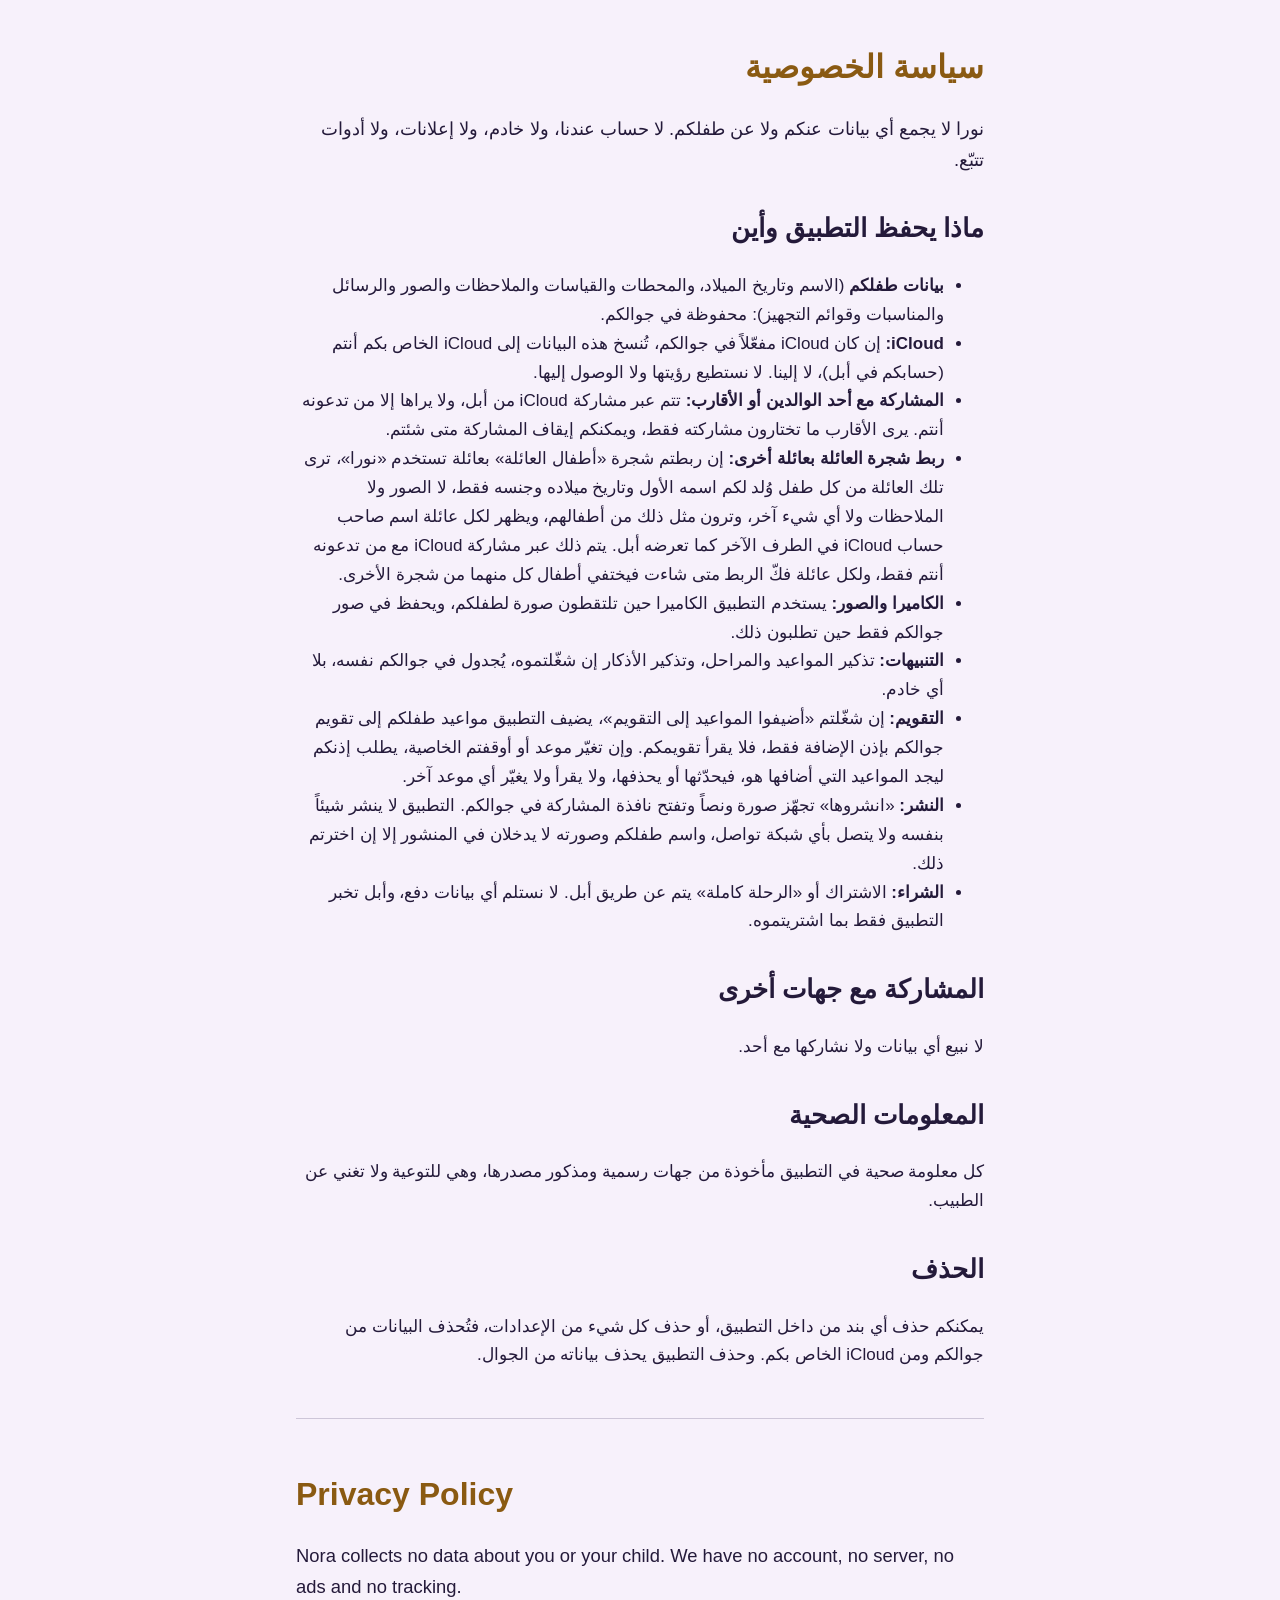
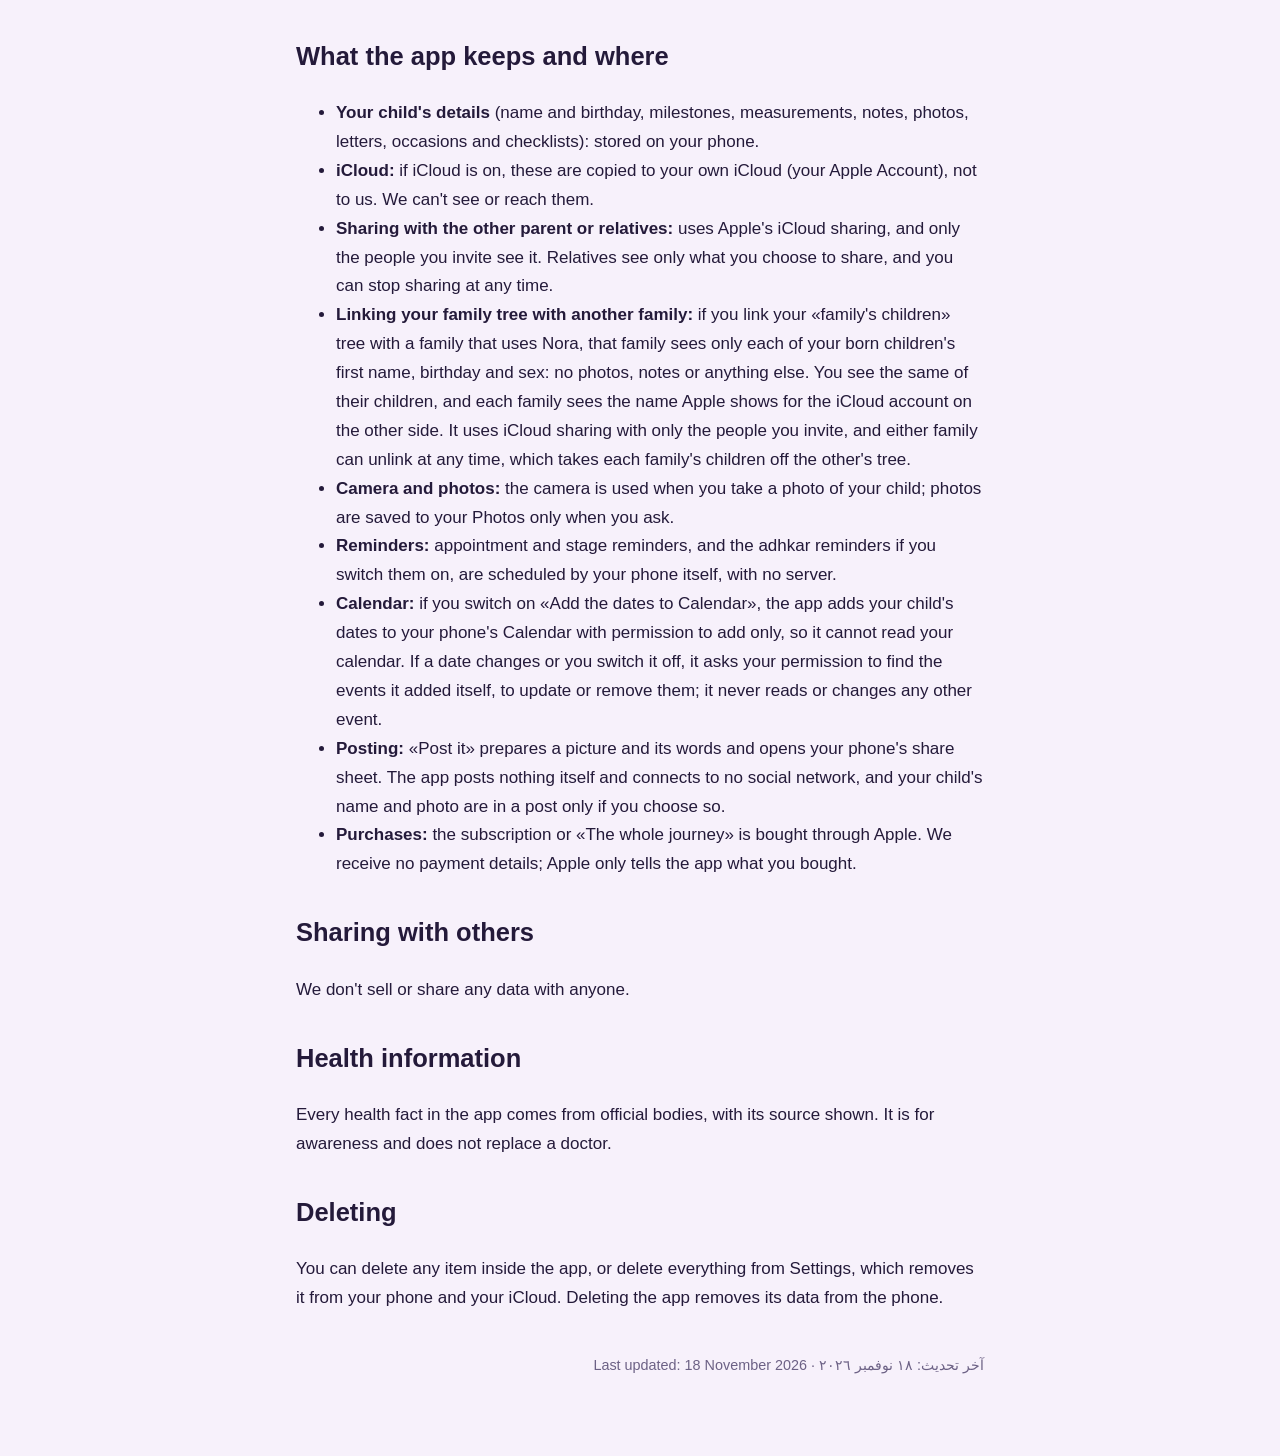
<file: privacy.html>
<!doctype html>
<html lang="ar" dir="rtl">
<head>
<meta charset="utf-8">
<meta name="viewport" content="width=device-width, initial-scale=1">
<title>نورا · سياسة الخصوصية</title>
<link rel="stylesheet" href="style.css">
</head>
<body>
<main>
  <h1>سياسة الخصوصية</h1>
  <p class="lead">نورا لا يجمع أي بيانات عنكم ولا عن طفلكم. لا حساب عندنا، ولا خادم، ولا إعلانات، ولا أدوات تتبّع.</p>

  <h2>ماذا يحفظ التطبيق وأين</h2>
  <ul>
    <li><strong>بيانات طفلكم</strong> (الاسم وتاريخ الميلاد، والمحطات والقياسات والملاحظات والصور والرسائل والمناسبات وقوائم التجهيز): محفوظة في جوالكم.</li>
    <li><strong>iCloud:</strong> إن كان iCloud مفعّلاً في جوالكم، تُنسخ هذه البيانات إلى iCloud الخاص بكم أنتم (حسابكم في أبل)، لا إلينا. لا نستطيع رؤيتها ولا الوصول إليها.</li>
    <li><strong>المشاركة مع أحد الوالدين أو الأقارب:</strong> تتم عبر مشاركة iCloud من أبل، ولا يراها إلا من تدعونه أنتم. يرى الأقارب ما تختارون مشاركته فقط، ويمكنكم إيقاف المشاركة متى شئتم.</li>
    <li><strong>ربط شجرة العائلة بعائلة أخرى:</strong> إن ربطتم شجرة «أطفال العائلة» بعائلة تستخدم «نورا»، ترى تلك العائلة من كل طفل وُلد لكم اسمه الأول وتاريخ ميلاده وجنسه فقط، لا الصور ولا الملاحظات ولا أي شيء آخر، وترون مثل ذلك من أطفالهم، ويظهر لكل عائلة اسم صاحب حساب iCloud في الطرف الآخر كما تعرضه أبل. يتم ذلك عبر مشاركة iCloud مع من تدعونه أنتم فقط، ولكل عائلة فكّ الربط متى شاءت فيختفي أطفال كل منهما من شجرة الأخرى.</li>
    <li><strong>الكاميرا والصور:</strong> يستخدم التطبيق الكاميرا حين تلتقطون صورة لطفلكم، ويحفظ في صور جوالكم فقط حين تطلبون ذلك.</li>
    <li><strong>التنبيهات:</strong> تذكير المواعيد والمراحل، وتذكير الأذكار إن شغّلتموه، يُجدول في جوالكم نفسه، بلا أي خادم.</li>
    <li><strong>التقويم:</strong> إن شغّلتم «أضيفوا المواعيد إلى التقويم»، يضيف التطبيق مواعيد طفلكم إلى تقويم جوالكم بإذن الإضافة فقط، فلا يقرأ تقويمكم. وإن تغيّر موعد أو أوقفتم الخاصية، يطلب إذنكم ليجد المواعيد التي أضافها هو، فيحدّثها أو يحذفها، ولا يقرأ ولا يغيّر أي موعد آخر.</li>
    <li><strong>النشر:</strong> «انشروها» تجهّز صورة ونصاً وتفتح نافذة المشاركة في جوالكم. التطبيق لا ينشر شيئاً بنفسه ولا يتصل بأي شبكة تواصل، واسم طفلكم وصورته لا يدخلان في المنشور إلا إن اخترتم ذلك.</li>
    <li><strong>الشراء:</strong> الاشتراك أو «الرحلة كاملة» يتم عن طريق أبل. لا نستلم أي بيانات دفع، وأبل تخبر التطبيق فقط بما اشتريتموه.</li>
  </ul>

  <h2>المشاركة مع جهات أخرى</h2>
  <p>لا نبيع أي بيانات ولا نشاركها مع أحد.</p>

  <h2>المعلومات الصحية</h2>
  <p>كل معلومة صحية في التطبيق مأخوذة من جهات رسمية ومذكور مصدرها، وهي للتوعية ولا تغني عن الطبيب.</p>

  <h2>الحذف</h2>
  <p>يمكنكم حذف أي بند من داخل التطبيق، أو حذف كل شيء من الإعدادات، فتُحذف البيانات من جوالكم ومن iCloud الخاص بكم. وحذف التطبيق يحذف بياناته من الجوال.</p>

  <hr>

  <section lang="en" dir="ltr">
    <h1>Privacy Policy</h1>
    <p class="lead">Nora collects no data about you or your child. We have no account, no server, no ads and no tracking.</p>
    <h2>What the app keeps and where</h2>
    <ul>
      <li><strong>Your child's details</strong> (name and birthday, milestones, measurements, notes, photos, letters, occasions and checklists): stored on your phone.</li>
      <li><strong>iCloud:</strong> if iCloud is on, these are copied to your own iCloud (your Apple Account), not to us. We can't see or reach them.</li>
      <li><strong>Sharing with the other parent or relatives:</strong> uses Apple's iCloud sharing, and only the people you invite see it. Relatives see only what you choose to share, and you can stop sharing at any time.</li>
      <li><strong>Linking your family tree with another family:</strong> if you link your «family's children» tree with a family that uses Nora, that family sees only each of your born children's first name, birthday and sex: no photos, notes or anything else. You see the same of their children, and each family sees the name Apple shows for the iCloud account on the other side. It uses iCloud sharing with only the people you invite, and either family can unlink at any time, which takes each family's children off the other's tree.</li>
      <li><strong>Camera and photos:</strong> the camera is used when you take a photo of your child; photos are saved to your Photos only when you ask.</li>
      <li><strong>Reminders:</strong> appointment and stage reminders, and the adhkar reminders if you switch them on, are scheduled by your phone itself, with no server.</li>
      <li><strong>Calendar:</strong> if you switch on «Add the dates to Calendar», the app adds your child's dates to your phone's Calendar with permission to add only, so it cannot read your calendar. If a date changes or you switch it off, it asks your permission to find the events it added itself, to update or remove them; it never reads or changes any other event.</li>
      <li><strong>Posting:</strong> «Post it» prepares a picture and its words and opens your phone's share sheet. The app posts nothing itself and connects to no social network, and your child's name and photo are in a post only if you choose so.</li>
      <li><strong>Purchases:</strong> the subscription or «The whole journey» is bought through Apple. We receive no payment details; Apple only tells the app what you bought.</li>
    </ul>
    <h2>Sharing with others</h2>
    <p>We don't sell or share any data with anyone.</p>
    <h2>Health information</h2>
    <p>Every health fact in the app comes from official bodies, with its source shown. It is for awareness and does not replace a doctor.</p>
    <h2>Deleting</h2>
    <p>You can delete any item inside the app, or delete everything from Settings, which removes it from your phone and your iCloud. Deleting the app removes its data from the phone.</p>
  </section>

  <p class="updated">آخر تحديث: ١٨ نوفمبر ٢٠٢٦ · Last updated: 18 November 2026</p>
</main>
</body>
</html>
</file>
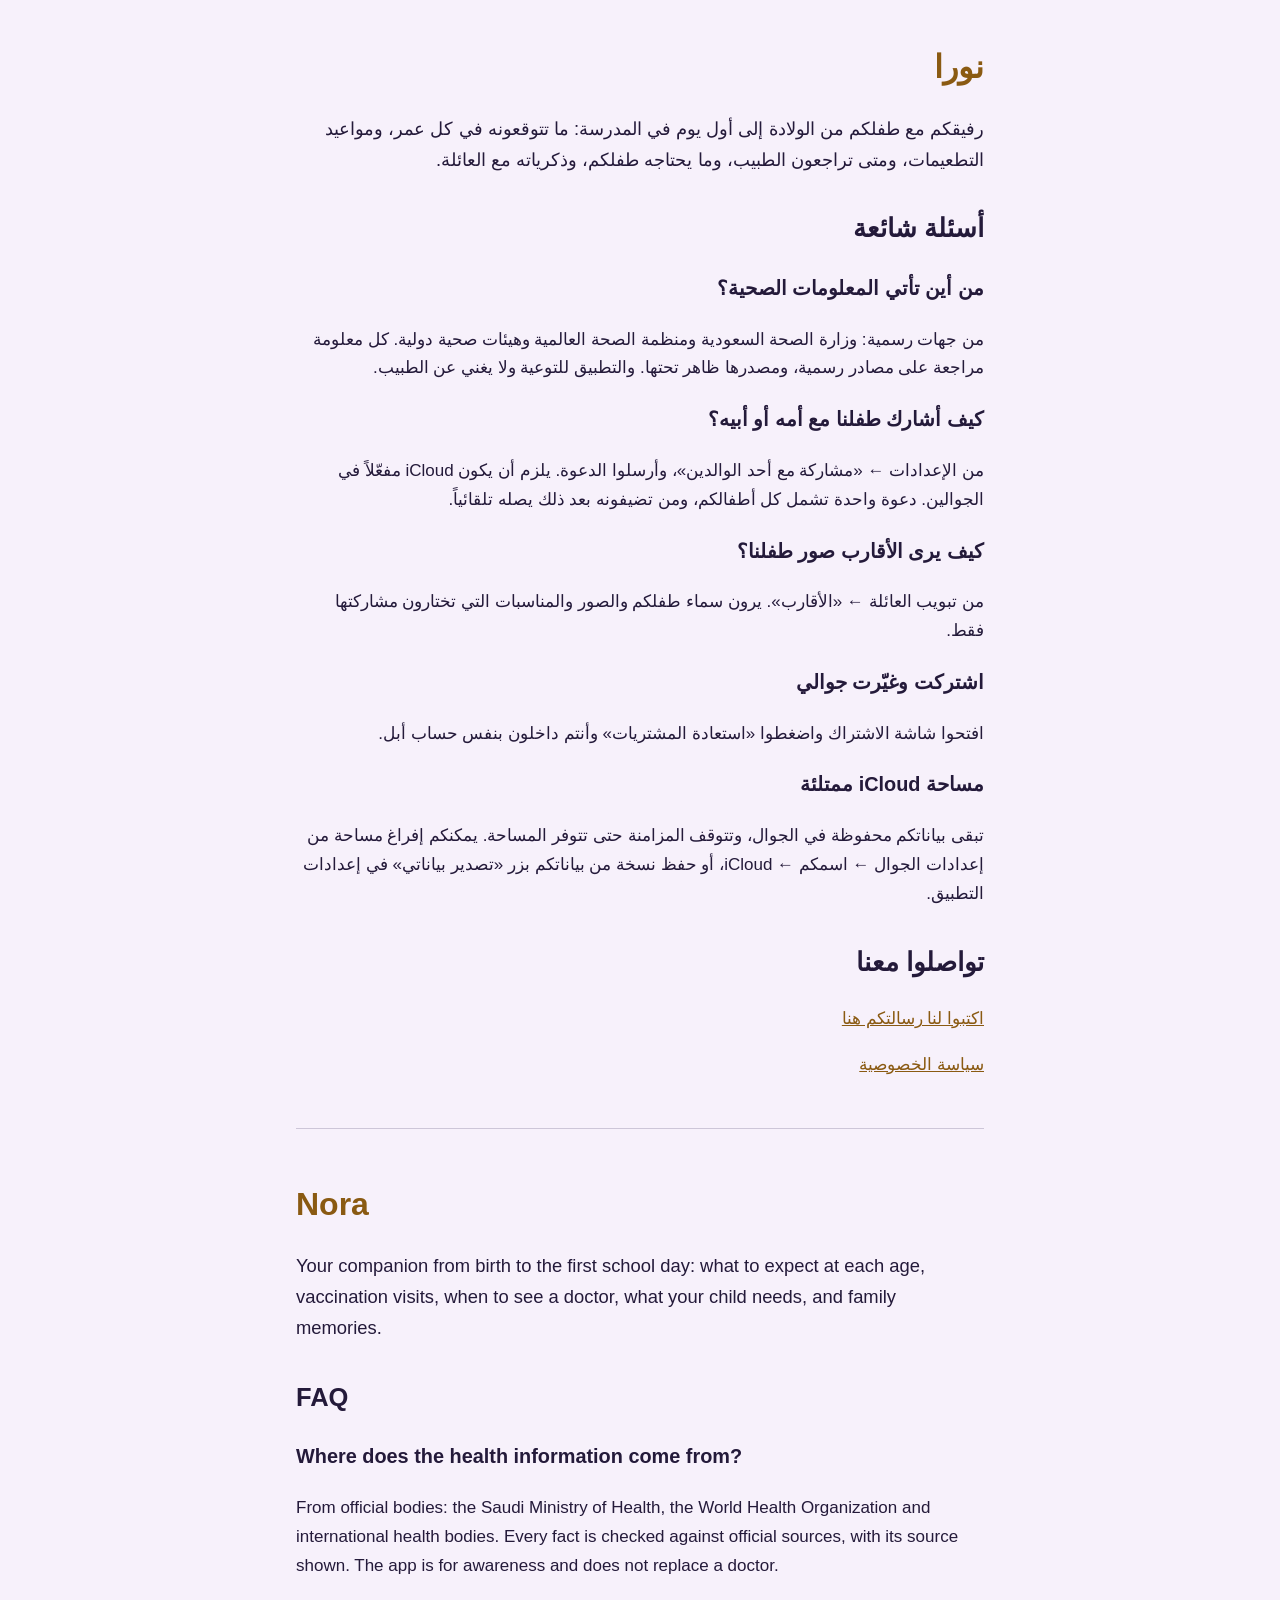
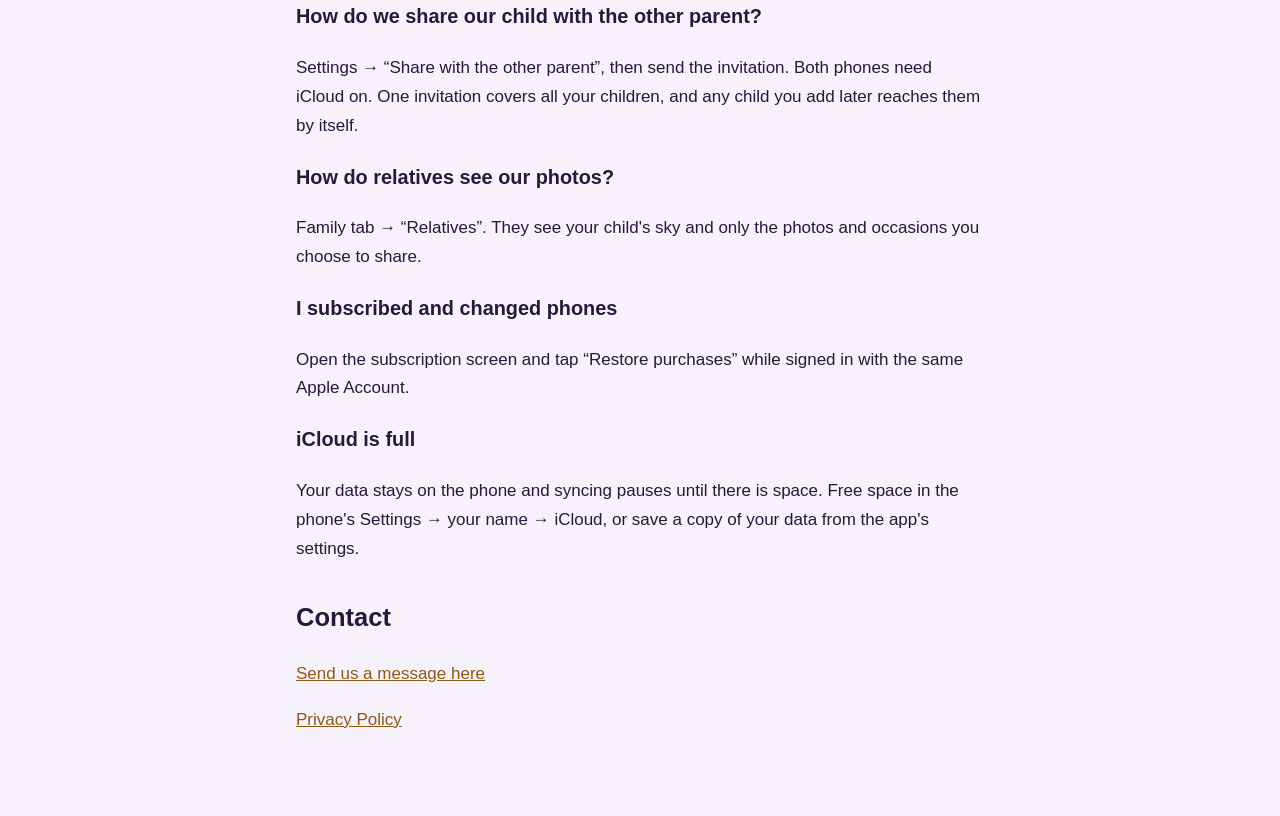
<file: support.html>
<!doctype html>
<html lang="ar" dir="rtl">
<head>
<meta charset="utf-8">
<meta name="viewport" content="width=device-width, initial-scale=1">
<title>نورا · الدعم</title>
<link rel="stylesheet" href="style.css">
</head>
<body>
<main>
  <h1>نورا</h1>
  <p class="lead">رفيقكم مع طفلكم من الولادة إلى أول يوم في المدرسة: ما تتوقعونه في كل عمر، ومواعيد التطعيمات، ومتى تراجعون الطبيب، وما يحتاجه طفلكم، وذكرياته مع العائلة.</p>

  <h2>أسئلة شائعة</h2>
  <h3>من أين تأتي المعلومات الصحية؟</h3>
  <p>من جهات رسمية: وزارة الصحة السعودية ومنظمة الصحة العالمية وهيئات صحية دولية. كل معلومة مراجعة على مصادر رسمية، ومصدرها ظاهر تحتها. والتطبيق للتوعية ولا يغني عن الطبيب.</p>
  <h3>كيف أشارك طفلنا مع أمه أو أبيه؟</h3>
  <p>من الإعدادات ← «مشاركة مع أحد الوالدين»، وأرسلوا الدعوة. يلزم أن يكون iCloud مفعّلاً في الجوالين. دعوة واحدة تشمل كل أطفالكم، ومن تضيفونه بعد ذلك يصله تلقائياً.</p>
  <h3>كيف يرى الأقارب صور طفلنا؟</h3>
  <p>من تبويب العائلة ← «الأقارب». يرون سماء طفلكم والصور والمناسبات التي تختارون مشاركتها فقط.</p>
  <h3>اشتركت وغيّرت جوالي</h3>
  <p>افتحوا شاشة الاشتراك واضغطوا «استعادة المشتريات» وأنتم داخلون بنفس حساب أبل.</p>
  <h3>مساحة iCloud ممتلئة</h3>
  <p>تبقى بياناتكم محفوظة في الجوال، وتتوقف المزامنة حتى تتوفر المساحة. يمكنكم إفراغ مساحة من إعدادات الجوال ← اسمكم ← iCloud، أو حفظ نسخة من بياناتكم بزر «تصدير بياناتي» في إعدادات التطبيق.</p>

  <h2>تواصلوا معنا</h2>
  <p><a href="https://github.com/nbalhazmi/nora/issues/new">اكتبوا لنا رسالتكم هنا</a></p>
  <p><a href="privacy.html">سياسة الخصوصية</a></p>

  <hr>

  <section lang="en" dir="ltr">
    <h1>Nora</h1>
    <p class="lead">Your companion from birth to the first school day: what to expect at each age, vaccination visits, when to see a doctor, what your child needs, and family memories.</p>
    <h2>FAQ</h2>
    <h3>Where does the health information come from?</h3>
    <p>From official bodies: the Saudi Ministry of Health, the World Health Organization and international health bodies. Every fact is checked against official sources, with its source shown. The app is for awareness and does not replace a doctor.</p>
    <h3>How do we share our child with the other parent?</h3>
    <p>Settings → “Share with the other parent”, then send the invitation. Both phones need iCloud on. One invitation covers all your children, and any child you add later reaches them by itself.</p>
    <h3>How do relatives see our photos?</h3>
    <p>Family tab → “Relatives”. They see your child's sky and only the photos and occasions you choose to share.</p>
    <h3>I subscribed and changed phones</h3>
    <p>Open the subscription screen and tap “Restore purchases” while signed in with the same Apple Account.</p>
    <h3>iCloud is full</h3>
    <p>Your data stays on the phone and syncing pauses until there is space. Free space in the phone's Settings → your name → iCloud, or save a copy of your data from the app's settings.</p>
    <h2>Contact</h2>
    <p><a href="https://github.com/nbalhazmi/nora/issues/new">Send us a message here</a></p>
    <p><a href="privacy.html">Privacy Policy</a></p>
  </section>
</main>
</body>
</html>
</file>
<file: style.css>
:root { --bg: #f7f1fb; --text: #241a3a; --muted: #6c6185; --accent: #8a5a12; }
@media (prefers-color-scheme: dark) { :root { --bg: #0f0d2a; --text: #ece8ff; --muted: #a9a2c8; --accent: #f2c66d; } }
* { box-sizing: border-box; }
body { margin: 0; background: var(--bg); color: var(--text); font: 17px/1.7 -apple-system, "SF Arabic", "Segoe UI", Tahoma, sans-serif; }
main { max-width: 720px; margin: 0 auto; padding: 40px 16px 64px; }
h1 { font-size: 2rem; margin: 0 0 8px; color: var(--accent); }
h2 { margin-top: 32px; }
.lead { font-size: 1.15rem; }
a { color: var(--accent); }
hr { border: 0; border-top: 1px solid color-mix(in srgb, var(--muted) 30%, transparent); margin: 48px 0; }
.updated { color: var(--muted); font-size: .9rem; margin-top: 40px; }
</file>
